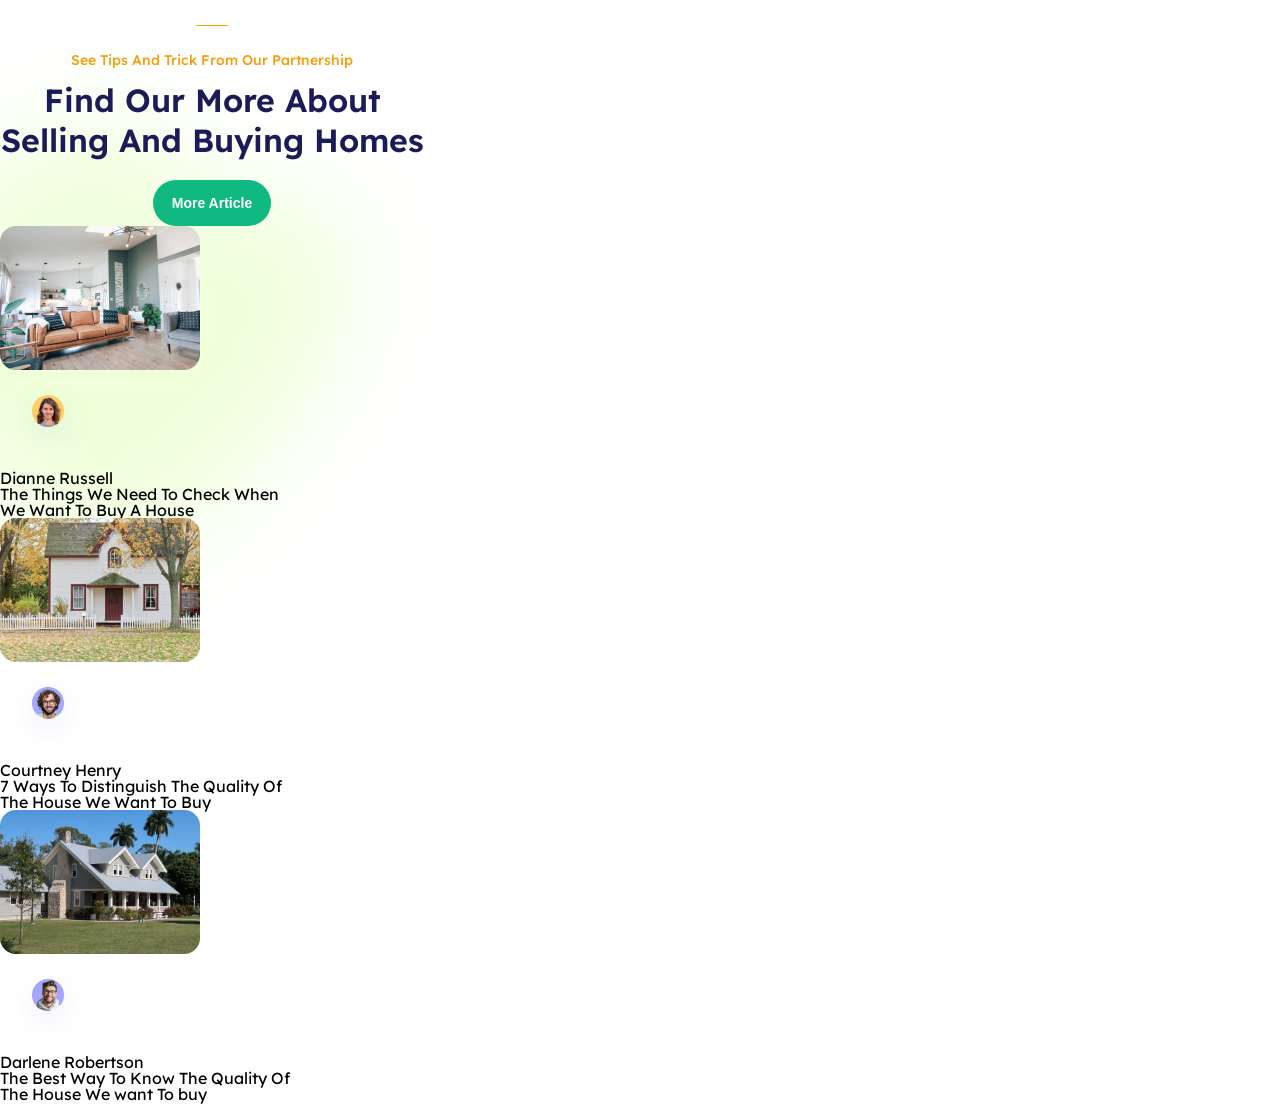
<file: hounter/index.html>
<!DOCTYPE html>
<html lang="en">
<head>
    <meta charset="UTF-8">
    <meta name="viewport" content="width=device-width, initial-scale=1.0">
    <link rel="stylesheet" href="styles.css">
    <link rel="preconnect" href="https://fonts.googleapis.com">
    <link rel="preconnect" href="https://fonts.gstatic.com" crossorigin>
    <link href="https://fonts.googleapis.com/css2?family=Lexend:wght@400;600;700&display=swap" rel="stylesheet">
    <title>Hounter</title>
</head>
<body>
    <img class="blur" src="images/blur.png" alt="blur">
    <section>
        <div class="section-title">
            <img src="images/horizontal-line.png" alt="horizontal line">
            <p class="section-title__label">See Tips And Trick From Our Partnership</p>
            <h1 class="section-title__title">Find Our More About <br>
                Selling And Buying Homes
            </h1>
            <button class="section-title__button">More Article</button>
        </div>
        <div class="section-sale">
            <div class="card">
                <img src="images/living-room.png" alt="living room">
                <div class="card__about">
                    <div class="person">
                        <img src="images/diana.png" alt="diana woman">
                        <h5>Dianne Russell</h5>
                    </div>
                    <p>The Things We Need To Check When <br> 
                        We Want To Buy A House</p>
                    <div class="time">
                        
                    </div>
                </div>
            </div>
            <div class="card">
                <img src="images/small-house.png" alt="small house">
                <div class="card__about">
                    <div class="person">
                        <img src="images/courtney.png" alt="courtney man">
                        <h5>Courtney Henry</h5>
                    </div>
                    <p>7 Ways To Distinguish The Quality Of <br>
                        The House We Want To Buy</p>
                </div>
            </div>
            <div class="card">
                <img src="images/big-house.png" alt="big house">
                <div class="card__about">
                    <img src="images/darlene.png" alt="darlene man">
                    <h5>Darlene Robertson</h5>
                </div>
                <p>The Best Way To Know The Quality Of <br>
                    The House We want To buy</p>
            </div>
        </div>
    </section>
</body>
</html>
</file>
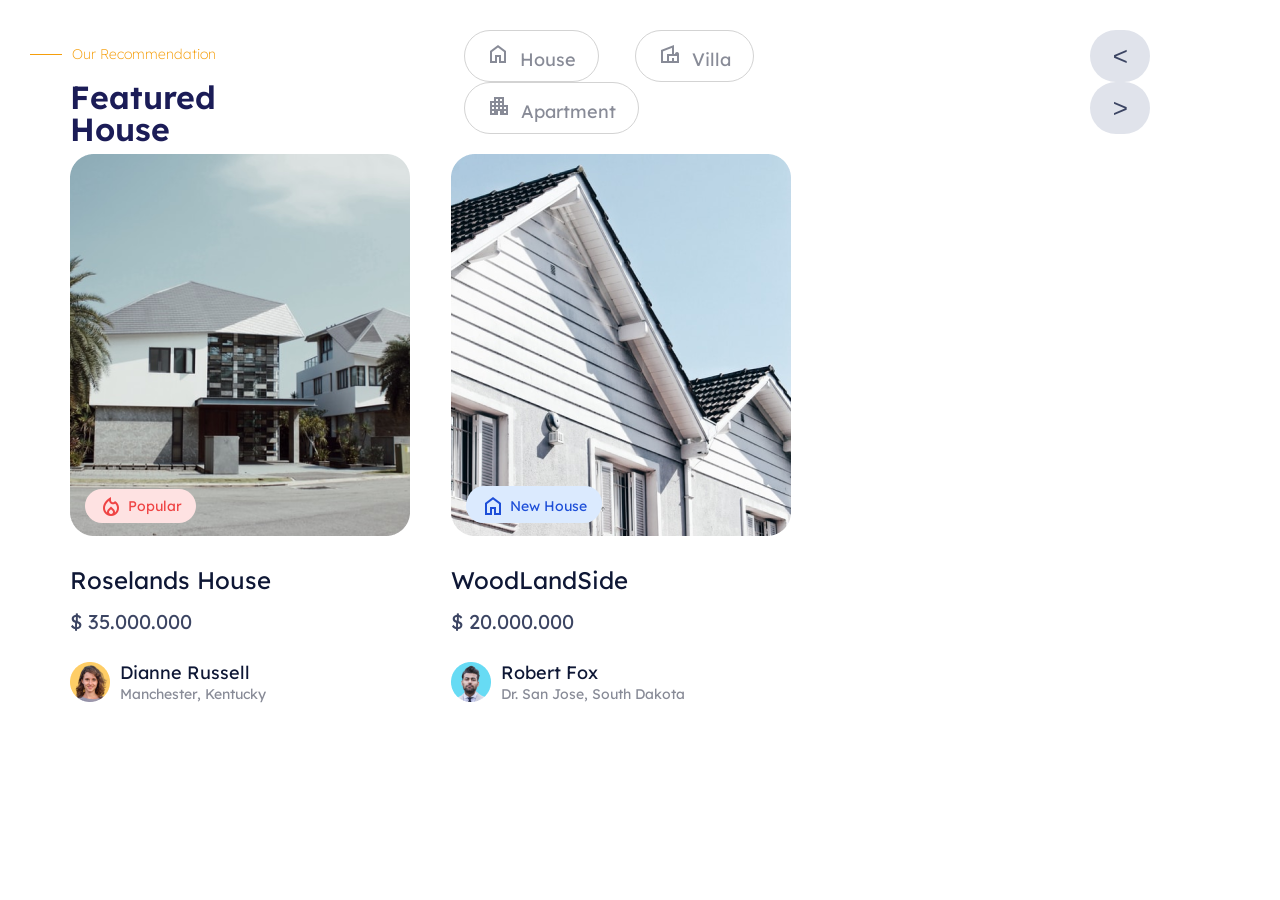
<file: slider/index.html>
<!DOCTYPE html>
<html lang="en">
<head>
    <meta charset="UTF-8">
    <meta name="viewport" content="width=device-width, initial-scale=1.0">
    <link rel="stylesheet" href="styles.css">
    <link rel="preconnect" href="https://fonts.googleapis.com">
    <link rel="preconnect" href="https://fonts.gstatic.com" crossorigin>
    <link rel="stylesheet" href="https://fonts.googleapis.com/css2?family=Material+Symbols+Outlined:opsz,wght,FILL,GRAD@20..48,100..700,0..1,-50..200" />
    <link rel="stylesheet" href="https://fonts.googleapis.com/css2?family=Material+Symbols+Outlined:opsz,wght,FILL,GRAD@48,400,0,0" />
    <link rel="stylesheet" href="https://fonts.googleapis.com/css2?family=Material+Symbols+Outlined:opsz,wght,FILL,GRAD@48,400,1,0" />
    <link href="https://fonts.googleapis.com/css2?family=Lexend:wght@400;600;700&display=swap" rel="stylesheet">
    <title>Slider</title>
</head>
<body>
    <section class="slider">
        <div class="slider-top">
            <div class="recommendation">
                <div class="recommendation-logo">
                    <img src="images/orange-line.png" alt="orange line">
                    <h6 class="recommendation-logo__lable">Our Recommendation</h6>
                </div>
                <h1 class="recommendation__title">Featured House</h1>
            </div>
            <div class="nav-button">
                <button class="nav-button__button nav-button__button_color-green nav-button__button_background-colors"><span class="material-symbols-outlined">home</span> House</button>
                <button class="nav-button__button nav-button__button_color-red nav-button__button_background-colors nav-button__button_small-size"><span class="material-symbols-outlined">villa</span> Villa</button>
                <button class="nav-button__button nav-button__button_color-blue nav-button__button_background-colors nav-button__button_big-size"><span class="material-symbols-outlined">apartment</span> Apartment</button>
            </div>
            <div class="side-button">
                <button class="side-button_button"><</button>
                <button class="side-button_button">></button>
            </div>
        </div>
        <div class="hero-cards">
            <div class=“hero-card”>
                <div class="card-image">
                    <img class="card-image__frame" src="images/villa-with-garage.png" alt="villa with garage">
                    <button class="card-image__button card-image__button_background-red-color"><span class="material-symbols-outlined">local_fire_department</span> Popular</button>
                </div>
                 <h3 class="hero-card__category">Roselands House</h3>
                 <h4 class="hero-card__price">$ 35.000.000</h4>
                 <div class="person">
                       <img src="images/dianne-good-picture.png" alt="diana">
                       <div class="person-name">
                            <h5 class="person-name__full-name">Dianne Russell</h5>
                            <p class="person-name__place">Manchester, Kentucky</p>
                       </div>
                 </div>
           </div>
           <div class="hero-card">
            <div class="card-image">
                <img class="card-image__frame" src="images/rood.png" alt="rood">
                <button class="card-image__button card-image__button_background-blue-color card-image__button_big-size"><span class="material-symbols-outlined">home</span> New House</button>
            </div>
             <h3 class="hero-card__category">WoodLandSide</h3>
             <h4 class="hero-card__price">$ 20.000.000</h4>
             <div class="person">
                   <img src="images/doctor.png" alt="doctor">
                   <div class="person-name">
                        <h5 class="person-name__full-name">Robert Fox</h5>
                        <p class="person-name__place">Dr. San Jose, South Dakota</p>
                   </div>
             </div>
       </div>
        </div>
    </section>
</body>
</html>
</file>
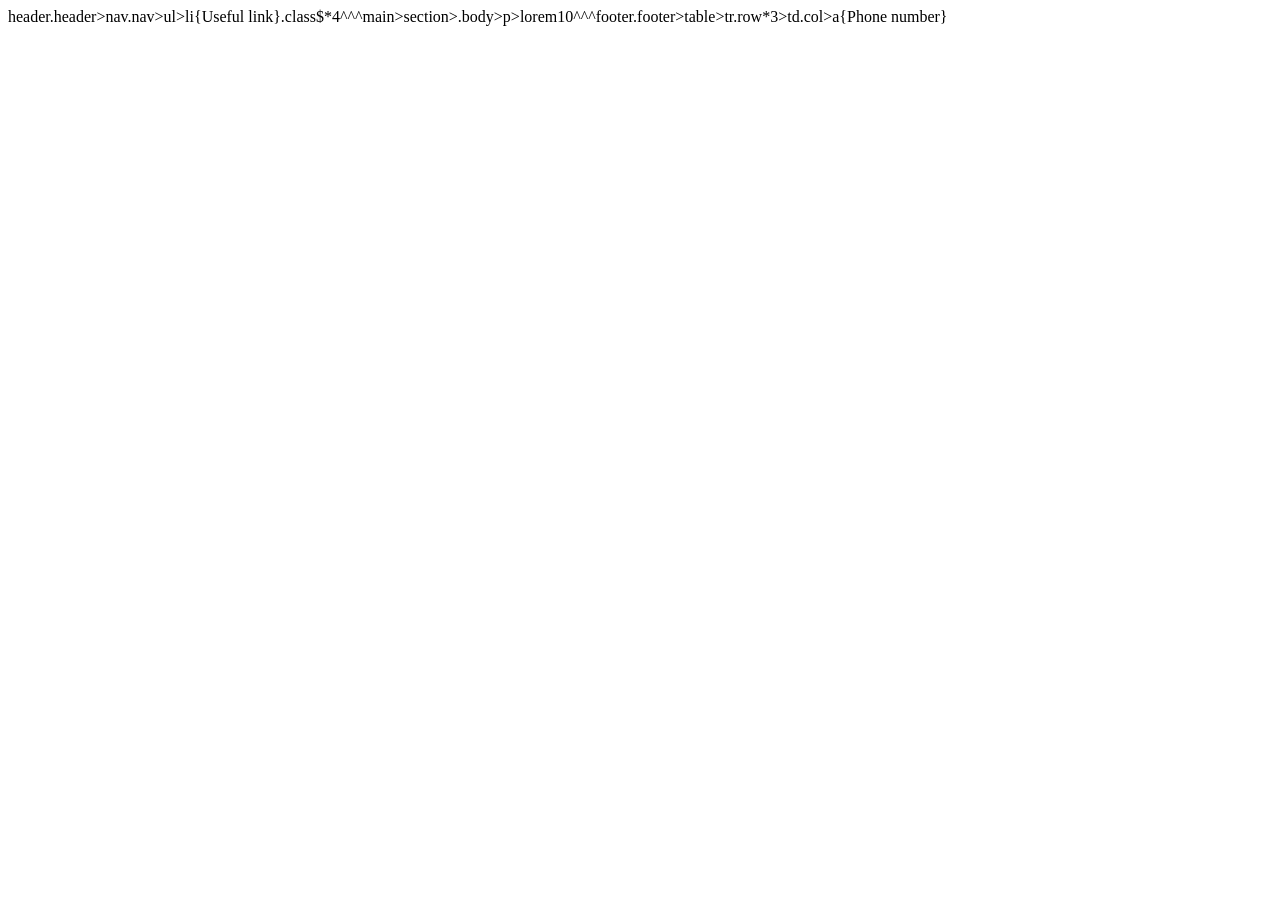
<file: basic/a.html>
<!DOCTYPE html>
<html lang="en">
<head>
    <meta charset="UTF-8">
    <meta name="viewport" content="width=device-width, initial-scale=1.0">
    <title>LOL</title>
    <link rel="stylesheet" href="styles.css"
</head>
<body>
    <!-- ul>li{Useful link}*4^p{Lorem}+a{Phone number}*3-->
    header.header>nav.nav>ul>li{Useful link}.class$*4^^^main>section>.body>p>lorem10^^^footer.footer>table>tr.row*3>td.col>a{Phone number}

</body>
</html>
</file>
<file: hounter/styles.css>
html, body, div, span, applet, object, iframe,
h1, h2, h3, h4, h5, h6, p, blockquote, pre,
a, abbr, acronym, address, big, cite, code,
del, dfn, em, img, ins, kbd, q, s, samp,
small, strike, strong, sub, sup, tt, var,
b, u, i, center,
dl, dt, dd, ol, ul, li,
fieldset, form, label, legend,
table, caption, tbody, tfoot, thead, tr, th, td,
article, aside, canvas, details, embed, 
figure, figcaption, footer, header, hgroup, 
menu, nav, output, ruby, section, summary,
time, mark, audio, video {
	margin: 0;
	padding: 0;
	border: 0;
	font-size: 100%;
	font: inherit;
	vertical-align: baseline;
}
/* HTML5 display-role reset for older browsers */
article, aside, details, figcaption, figure, 
footer, header, hgroup, menu, nav, section {
	display: block;
}
body {
    font-family: 'Lexend', sans-serif;
	line-height: 1;
}
ol, ul {
	list-style: none;
}
blockquote, q {
	quotes: none;
}
blockquote:before, blockquote:after,
q:before, q:after {
	content: '';
	content: none;
}
table {
	border-collapse: collapse;
	border-spacing: 0;
}

.blur {
    position: absolute;
    z-index: -100;
}

.section-title {
    width: 424px;

    line-height: 40px;
    text-align: center;
}

.section-title__label {
    color: #F59E0B;
    font-size: 14px;
    font-weight: 500;
}

.section-title__title {
    color: #1B1C57;
    font-size: 32px;
    font-weight: 600;
}

.section-title__button {
    margin-top: 20px;
    
    width: 118px;
    height: 46px;

    color: #FFFFFF;
    font-size: 14px;
    font-weight: 600;

    background-color: #10B981;
    border: none;
    border-radius: 100px;
}

.section-title__button:hover {
    cursor: pointer;
    background-color: lightgreen;
    color: black;
}
</file>
<file: slider/styles.css>
html, body, div, span, applet, object, iframe,
h1, h2, h3, h4, h5, h6, p, blockquote, pre,
a, abbr, acronym, address, big, cite, code,
del, dfn, em, img, ins, kbd, q, s, samp,
small, strike, strong, sub, sup, tt, var,
b, u, i, center,
dl, dt, dd, ol, ul, li,
fieldset, form, label, legend,
table, caption, tbody, tfoot, thead, tr, th, td,
article, aside, canvas, details, embed, 
figure, figcaption, footer, header, hgroup, 
menu, nav, output, ruby, section, summary,
time, mark, audio, video {
	margin: 0;
	padding: 0;
	border: 0;
	font-size: 100%;
	font: inherit;
	vertical-align: baseline;
}
/* HTML5 display-role reset for older browsers */
article, aside, details, figcaption, figure, 
footer, header, hgroup, menu, nav, section {
	display: block;
}
body {
    font-family: 'Lexend', sans-serif;
	line-height: 1;
}
ol, ul {
	list-style: none;
}
blockquote, q {
	quotes: none;
}
blockquote:before, blockquote:after,
q:before, q:after {
	content: '';
	content: none;
}
table {
	border-collapse: collapse;
	border-spacing: 0;
}

/* Slider Section */

.slider {
    padding: 30px;
}

.slider-top {
    display: flex;
    align-items: center;
}

.recommendation {

    width: 303px;
    height: 70px;
}

.recommendation-logo {
    display: flex;
    align-items: center;
}

.recommendation-logo__lable {
    margin-left: 10px;

    font-size: 14px;
    font-weight: 200;
    color: #F59E0B;
}

.recommendation__title {
    margin-top: 20px;
    margin-left: 40px;

    font-size: 32px;
    font-weight: 600;
    color: #1B1C57;
}

.nav-button {
    margin: 0 139px;
}

.nav-button__button {

    width: 135px;
    height: 52px;

    font-family: 'Lexend', sans-serif;
    font-weight: 400;
    color: #888B97;
    font-size: 18px;

    border-radius: 100px;
    border: 1px solid lightgray;
    background-color: #ffffff;
}

.nav-button__button_small-size {
    width: 119px;
    margin: 0 32px;
}

.nav-button__button_big-size {
    width: 175px;
}

.nav-button__button_color-green:hover {
    color: #10B981;

    background-color: #D1FAE5;
    border: none;
}

.nav-button__button_color-red:hover {
    color: #EF4444;

    background-color: #FEE2E2;
    border: none;
}

.nav-button__button_color-blue:hover {
    color: #1D4ED8;

    background-color: #DBEAFE;
    border: none;
}

.side-button_button {
    margin-right: 20px;

    width: 60px;
    height: 52px;

    color: #3C4563;
    font-size: 26px;

    background-color: #E0E3EB;
    border-radius: 100px;
    border: none;
}

.side-button_button:hover {
    color: #ffffff;
    background-color: #10B981;
}

.material-symbols-outlined {
    margin-right: 5px;
}

.hero-cards {
    display: flex;
    align-items: center;
    margin: 20px 0 0 40px;
}

.hero-card {
    margin-left: 180px;
}

.card-image__frame {
    position: absolute;
    z-index: -100;
}

.card-image__button {
    position: relative;
    top: 335px;
    left: 15px;

    display: flex;
    align-items: center;
    justify-content: center;

    width: 111px;
    height: 34px;

    font-family: 'Lexend', sans-serif;
    font-size: 14px;

    border-radius: 100px;
    border: none;
}

.card-image__button:hover {
    background-color: #EF4444;
    color: #FEE2E2;
}

.card-image__button_background-red-color {
    color: #EF4444;
    background-color: #FEE2E2;
}

.card-image__button_background-blue-color {
    color: #1D4ED8;
    background-color: #DBEAFE;
}

.card-image__button_background-blue-color:hover {
    color: #DBEAFE;
    background-color: #1D4ED8;
}

.card-image__button_big-size {
    width: 135px;
}

.hero-card__category {
    position: relative; 
    top: 380px;

    font-size: 24px;
    color: #0E1735;
}

.hero-card__price {
    position: relative;
    top: 400px;

    font-size: 20px;
    color: #3C4563;
}

.person {
    position: relative;
    top: 430px;

    display: flex;
    align-items: center;
}

.person-name {
    margin-left: 10px;
}

.person-name__full-name {
    font-size: 18px;
    color: #0E1735;
}

.person-name__place {
    margin-top: 5px;

    font-size: 14px;
    color: #888B97;
}
</file>
<file: basic/styles.css>
.basic-box div {
    width: 300px;
    height: 300px;
    background-color: red;
}

.first-box {
    margin-left: 600px;
}

.second-box {
    margin-left: 300px;
}

.empty:empty {
    border: 1px solid black;
    border-radius: 100px;
    width: 100px;
    height: 100px;
}


.hover-effect:hover::first-letter {
    opacity: 0;
}

.hover-effect:hover::last-letter {
    opacity: 0;
}
</file>
